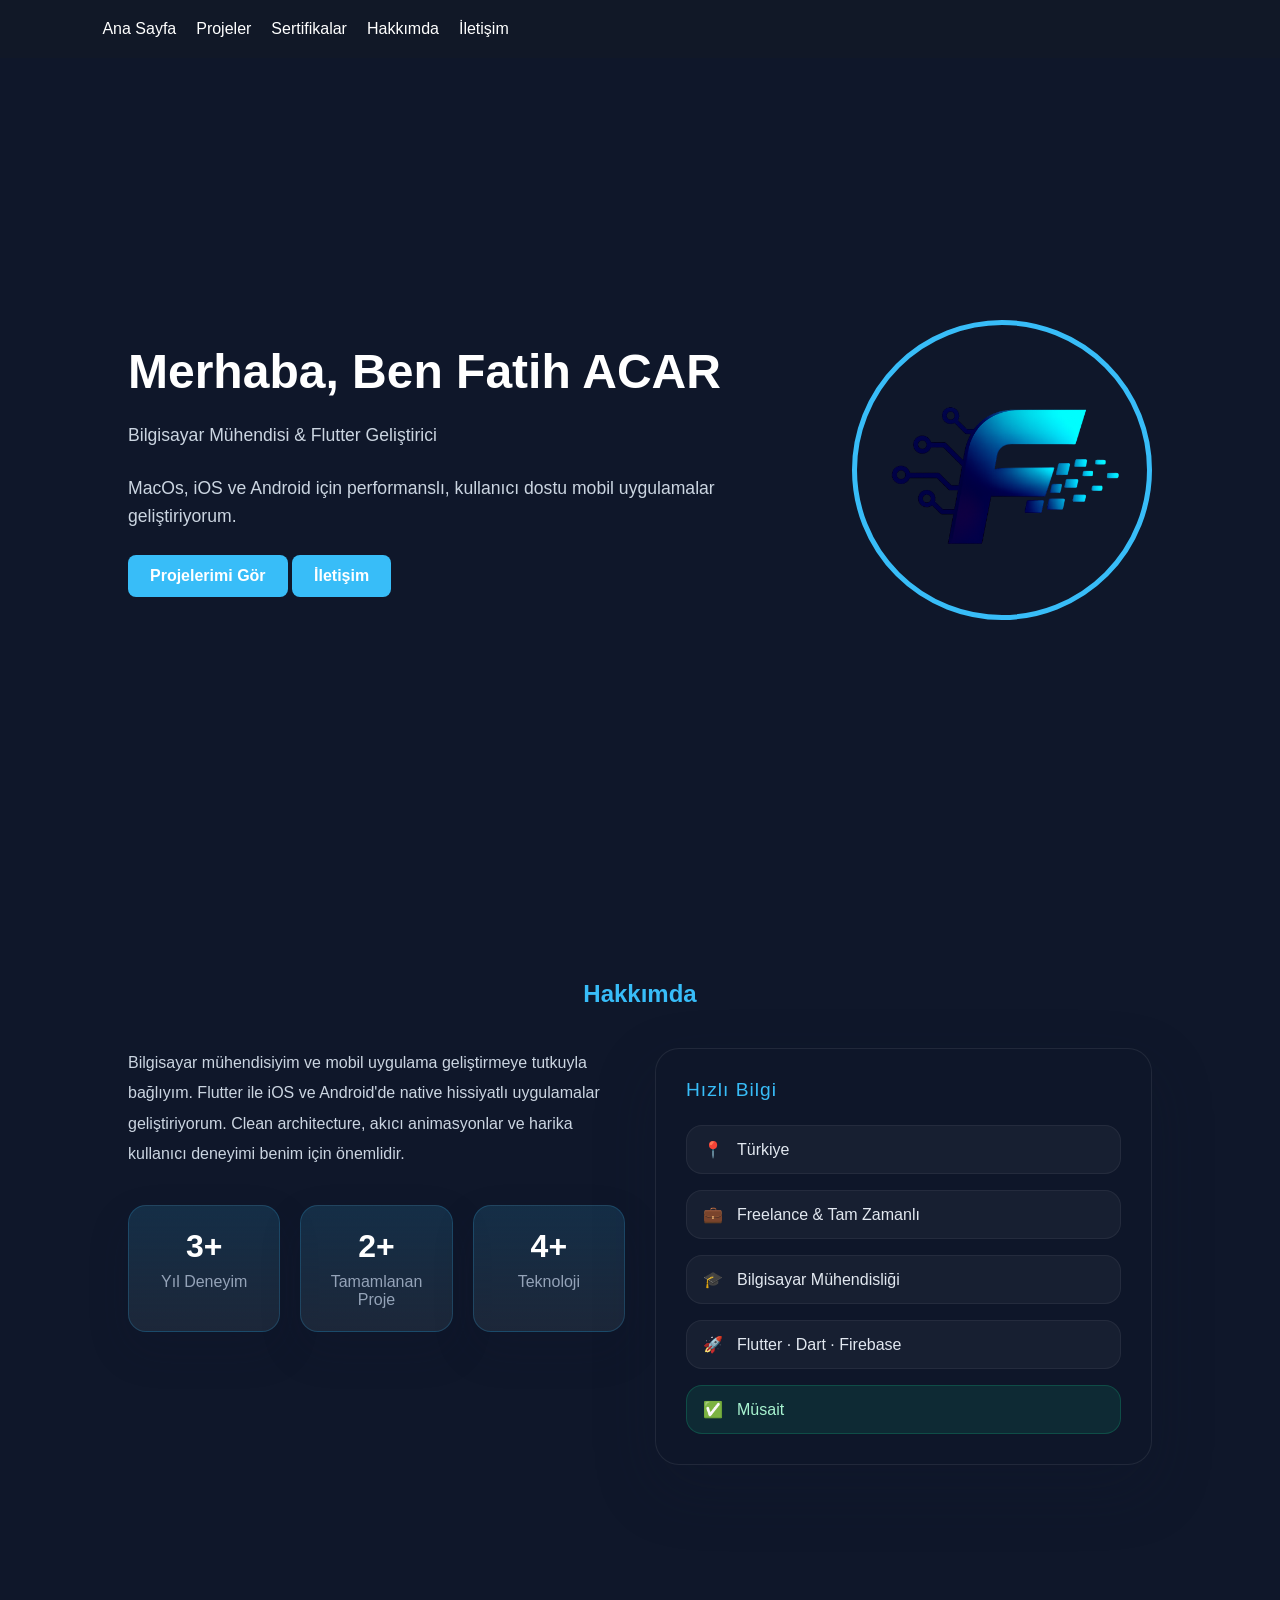
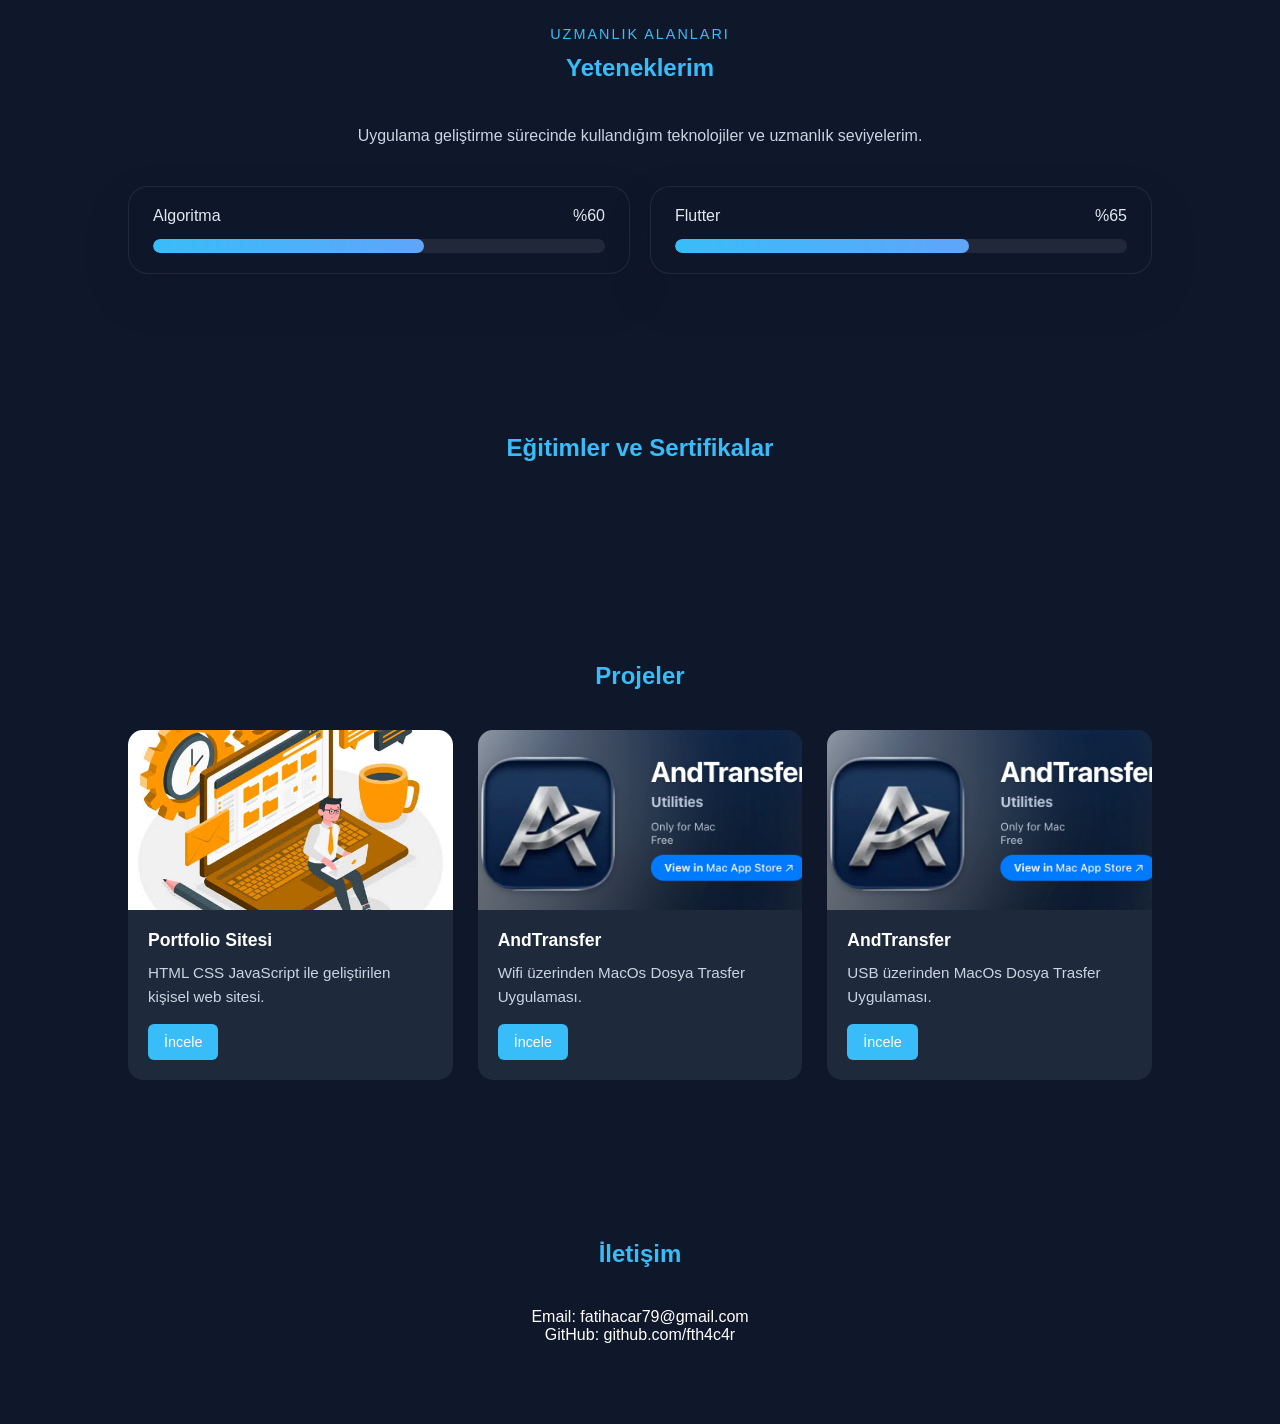
<file: index.html>
<!DOCTYPE html>
<html lang="tr">
<head>
    <meta charset="UTF-8">
    <meta name="viewport" content="width=device-width, initial-scale=1.0">
    <title>Fatih ACAR</title>
 <link rel="icon" type="image/x-icon" href="images/favicon.ico">
    <link rel="stylesheet" href="css/style.css">
</head>
<body>

<nav>
    
    <ul>
        <li><a href="#home">Ana Sayfa</a></li>
        <li><a href="#projects">Projeler</a></li>
        <li><a href="#achievements">Sertifikalar</a></li>
         <li><a href="#about">Hakkımda</a></li>
        <li><a href="#contact">İletişim</a></li>
    </ul>
</nav>

<section id="home" class="hero">

    <div class="hero-content">
        <h1>Merhaba, Ben Fatih ACAR</h1>

        <p> Bilgisayar Mühendisi & Flutter Geliştirici</p>
        <p>MacOs, iOS ve Android için performanslı, kullanıcı dostu mobil uygulamalar geliştiriyorum.</p>
        <a href="#projects" class="btn">
            Projelerimi Gör
        </a>
         <a href="#contact" class="btn">
            İletişim
        </a>
    </div>

    <img src="images/favicon.ico" alt="Profil">
</section>

<section id="about">

    <div class="section-header">
       
        <h2>Hakkımda</h2>
    </div>

    <div class="about-grid">
        <div>
            <p>
                Bilgisayar mühendisiyim ve mobil uygulama geliştirmeye tutkuyla bağlıyım. Flutter ile iOS ve Android'de native hissiyatlı uygulamalar geliştiriyorum. Clean architecture, akıcı animasyonlar ve harika kullanıcı deneyimi benim için önemlidir.
            </p>

            <div class="about-stats">
                <div class="stat-card">
                    <strong>3+</strong>
                    <span>Yıl Deneyim</span>
                </div>
                <div class="stat-card">
                    <strong>2+</strong>
                    <span>Tamamlanan Proje</span>
                </div>
                <div class="stat-card">
                    <strong>4+</strong>
                    <span>Teknoloji</span>
                </div>
            </div>
        </div>

        <aside class="info-card">
            <div class="info-card-title">Hızlı Bilgi</div>
            <ul class="info-list">
                <li><span>📍</span> Türkiye</li>
                <li><span>💼</span> Freelance & Tam Zamanlı</li>
                <li><span>🎓</span> Bilgisayar Mühendisliği</li>
                <li><span>🚀</span> Flutter · Dart · Firebase</li>
                <li class="available"><span>✅</span> Müsait</li>
            </ul>
        </aside>
    </div>
</section>

<section id="skills">
    <div class="section-header">
        <p class="section-label">UZMANLIK ALANLARI</p>
        <h2>Yeteneklerim</h2>
    </div>
    <p class="skills-desc">
        Uygulama geliştirme sürecinde kullandığım teknolojiler ve uzmanlık seviyelerim.
    </p>
    <div class="skills-list" id="skillContainer"></div>
</section>

<section id="achievements">
    <h2>Eğitimler ve Sertifikalar</h2>
    <div class="projects" id="achievementContainer"></div>
</section>

<section id="projects">
    <h2>Projeler</h2>
    <div class="projects" id="projectContainer"></div>
</section>

<section id="contact">
    <h2>İletişim</h2>
    <p>Email: fatihacar79@gmail.com </p>
    <p>GitHub: github.com/fth4c4r</p>
</section>

<script src="js/app.js"></script>

</body>
</html>
</file>
<file: css/style.css>
*{
    margin:0;
    padding:0;
    box-sizing:border-box;
    font-family:Segoe UI,sans-serif;
}

html{
    scroll-behavior:smooth;
}

body{
    background:#0f172a;
    color:#fff;
    width:100%;
    overflow-x:hidden; /* Yatayda kaydırma çubuğu çıkmasını ve ekranın sağa doğru taşmasını engeller */
}

nav{
    position:fixed;
    top:0;
    width:100%;
    display:flex;
    justify-content:space-between;
    align-items:center;
    padding:20px 8%;
    background:#111827;
    z-index:1000;
}

.logo{
    color:#38bdf8;
    font-size:24px;
    font-weight:bold;
}

nav ul{
    display:flex;
    gap:20px;
    list-style:none;
}

nav a{
    text-decoration:none;
    color:white;
    transition: color 0.2s;
}

nav a:hover{
    color:#38bdf8;
}

.hero{
    min-height:100vh;
    display:flex;
    justify-content:space-around;
    align-items:center;
    padding:120px 10% 80px; /* Üst boşluk fixed menünün altında kalmaması için artırıldı */
    gap: 40px;
}

.hero img{
    width:300px;
    height:300px;
    object-fit: cover;
    border-radius:50%;
    border:5px solid #38bdf8;
    flex-shrink: 0;
}

.hero-content{
    flex: 1;
    min-width: 300px;
}

.hero-content h1{
    font-size:3rem;
    margin-bottom:20px;
    line-height: 1.2;
}

.hero-content p{
    margin-bottom:25px;
    color:#cbd5e1;
    font-size: 1.1rem;
    line-height: 1.6;
}

.btn{
    display:inline-block;
    background:#38bdf8;
    color:white;
    text-decoration:none;
    padding:12px 22px;
    border-radius:8px;
    font-weight: 600;
    transition: background 0.2s;
}

.btn:hover{
    background:#0ea5e9;
}

.section-header{
    text-align:center;
    margin-bottom:40px;
}

.section-label{
    color:#38bdf8;
    letter-spacing:2px;
    font-size:.9rem;
    margin-bottom:12px;
    display:inline-block;
}

.about-grid{
    display:grid;
    grid-template-columns: repeat(auto-fit, minmax(320px, 1fr)); /* Sabit 2 sütun yerine esnek ve kırılgan olmayan yapı */
    gap:30px;
    align-items:start;
}

.about-grid p{
    line-height:1.9;
    color:#cbd5e1;
    max-width:720px;
}

.about-stats{
    display:grid;
    grid-template-columns: repeat(auto-fit, minmax(140px, 1fr)); /* Küçük ekranlarda otomatik alt alta geçer */
    gap:20px;
    margin-top:35px;
}

.stat-card{
    background:linear-gradient(180deg, rgba(56,189,248,.14), rgba(30,41,59,.9));
    border:1px solid rgba(56,189,248,.2);
    border-radius:18px;
    padding:22px;
    text-align:center;
    box-shadow:0 18px 40px rgba(15,23,42,.18);
}

.stat-card strong{
    display:block;
    font-size:2rem;
    margin-bottom:8px;
    color:#fff;
}

.stat-card span{
    color:#94a3b8;
}

.info-card{
    background:rgba(15,23,42,.92);
    border:1px solid rgba(255,255,255,.08);
    border-radius:24px;
    padding:30px;
    box-shadow:0 24px 60px rgba(15,23,42,.25);
}

.info-card-title{
    font-size:1.2rem;
    margin-bottom:24px;
    color:#38bdf8;
    letter-spacing:1px;
}

.info-list{
    list-style:none;
    display:grid;
    gap:16px;
}

.info-list li{
    display:flex;
    align-items:center;
    gap:14px;
    color:#e2e8f0;
    padding:14px 16px;
    border-radius:16px;
    background:rgba(255,255,255,.04);
    border:1px solid rgba(255,255,255,.06);
}

.info-list li.available{
    background:rgba(16,185,129,.12);
    border-color:rgba(16,185,129,.25);
    color:#a7f3d0;
}

.skills-desc{
    max-width:760px;
    margin:0 auto 35px;
    color:#cbd5e1;
    text-align:center;
    line-height:1.8;
}

.skills-list{
    display:grid;
    grid-template-columns:repeat(auto-fit,minmax(300px,1fr));
    gap:20px;
}

.skill-item{
    background:rgba(15,23,42,.9);
    border:1px solid rgba(255,255,255,.08);
    border-radius:20px;
    padding:20px 24px;
    box-shadow:0 20px 45px rgba(15,23,42,.2);
}

.skill-title{
    display:flex;
    justify-content:space-between;
    align-items:center;
    margin-bottom:14px;
    color:#e2e8f0;
}

.skill-bar{
    width:100%;
    height:14px;
    background:rgba(255,255,255,.08);
    border-radius:999px;
    overflow:hidden;
}

.skill-fill{
    display:block;
    height:100%;
    width:0%;
    border-radius:999px;
    background:linear-gradient(90deg, #38bdf8, #60a5fa);
    transition:width .9s ease;
}

.skill-100{width:100%;}
.skill-75{width:75%;}
.skill-60{width:60%;}

.achievement-grid{
    display:grid;
    grid-template-columns: repeat(auto-fit, minmax(280px, 1fr)); /* Mobilde alt alta gelmesi için güncellendi */
    gap:24px;
    margin-top:30px;
}

.achievement-card{
    background:rgba(15,23,42,.92);
    border:1px solid rgba(255,255,255,.06);
    border-radius:28px;
    padding:28px;
    box-shadow:0 24px 55px rgba(15,23,42,.22);
    transition:.3s;
}

.achievement-card:hover{
    transform:translateY(-6px);
    border-color:rgba(56,189,248,.3);
}

.achievement-index{
    display:inline-flex;
    align-items:center;
    justify-content:center;
    width:44px;
    height:44px;
    border-radius:14px;
    background:rgba(56,189,248,.16);
    color:#38bdf8;
    font-weight:700;
    margin-bottom:20px;
}

.achievement-card h3{
    margin-bottom:12px;
    font-size:1.15rem;
}

.achievement-meta{
    color:#94a3b8;
    margin-bottom:22px;
    line-height:1.75;
}

.achievement-link{
    color:#38bdf8;
    text-decoration:none;
    font-weight:600;
}

.achievement-link:hover{
    text-decoration:underline;
}

section{
    padding:80px 10%;
}

section h2{
    text-align:center;
    margin-bottom:40px;
    color:#38bdf8;
}

.projects{
    display:grid;
    grid-template-columns:repeat(auto-fit,minmax(280px,1fr)); /* Çok küçük kart görünümünü engellemek için minimum sınır 280px yapıldı */
    gap:25px;
    max-width:1200px;
    margin:0 auto;
}

.project-card{
    background:#1e293b;
    border-radius:15px;
    overflow:hidden;
    transition:.3s;
    height:100%;
    display:flex;
    flex-direction:column;
}

.project-card:hover{
    transform:translateY(-8px);
    box-shadow:0 12px 24px rgba(56,189,248,.15);
}

.project-card img{
    width:100%;
    height:180px;
    object-fit:cover;
    flex-shrink:0;
}

.project-content{
    padding:20px;
    flex-grow:1;
    display:flex;
    flex-direction:column;
}

.project-content h3{
    margin-bottom:10px;
    font-size:1.1rem;
}

.project-content p{
    margin-bottom:15px;
    color:#cbd5e1;
    flex-grow:1;
    font-size:0.95rem;
    line-height:1.6;
}

.project-btn{
    background:#38bdf8;
    color:white;
    text-decoration:none;
    padding:10px 16px;
    border-radius:6px;
    align-self:flex-start;
    font-size:0.9rem;
    transition:.2s;
}

.project-btn:hover{
    background:#0ea5e9;
}

#contact{
    text-align:center;
}


/* ==========================================================================
   YENİLENMİŞ RESPONSIVE KATMANI (MEDIA QUERIES)
   ========================================================================== */

/* 1. TABLET VE KÜÇÜK DIZÜSTÜ BİLGİSAYARLAR (Maksimum 1024px) */
@media(max-width: 1024px) {
    nav {
        padding: 20px 5%;
    }
    
    section {
        padding: 60px 5%;
    }
    
    .hero {
        padding: 120px 5% 60px;
    }
}

/* 2. MOBİL CİHAZLAR (Maksimum 768px) */
@media(max-width:768px){
    nav{
        flex-direction:column;
        gap:15px;
        padding: 15px 20px;
        position: static; /* Mobilde sayfa üstüne sabit kalıp içeriği kapatmaması için esnetildi */
    }

    nav ul {
        gap: 15px;
        flex-wrap: wrap;
        justify-content: center;
    }

    .hero{
        text-align:center;
        flex-direction: column-reverse; /* Mobilde önce yazı, sonra resim görünmesi için ideal dizilim */
        min-height: auto;
        padding-top: 40px;
    }

    .hero img{
        width: 240px;
        height: 240px;
        margin-top: 0;
    }

    .hero-content h1 {
        font-size: 2.2rem;
    }

    .about-grid {
        grid-template-columns: 1fr; /* Mobilde hakkımda yazısı ve info kartı alt alta gelir */
    }

    .about-stats {
        grid-template-columns: repeat(2, 1fr); /* İstatistikler mobilde 2'li düzen olur */
    }

    .projects{
        grid-template-columns: repeat(auto-fit, minmax(240px, 1fr));
        gap:20px;
    }

    .project-card img{
        height:160px;
    }
}

/* 3. KÜÇÜK MOBİL CİHAZLAR (Maksimum 480px) */
@media(max-width:480px){
    .hero-content h1 {
        font-size: 1.8rem;
    }

    .about-stats {
        grid-template-columns: 1fr; /* Çok küçük ekranlarda istatistikler tek sütun */
    }

    .skills-list {
        grid-template-columns: 1fr; /* Yetenekler listesi tek sütun */
    }

    .achievement-grid {
        grid-template-columns: 1fr; /* Başarılar tek sütun */
    }

    .projects{
        grid-template-columns: 1fr;
        gap:16px;
    }

    .project-card img{
        height:140px;
    }

    .project-content{
        padding:15px;
    }

    .project-content h3{
        font-size:1rem;
    }

    .project-content p{
        font-size:0.85rem;
    }

    .project-btn{
        padding:8px 14px;
        font-size:0.85rem;
        width: 100%; /* Mobilde butonun kolay tıklanması için tam genişlik */
        text-align: center;
    }
}
</file>
